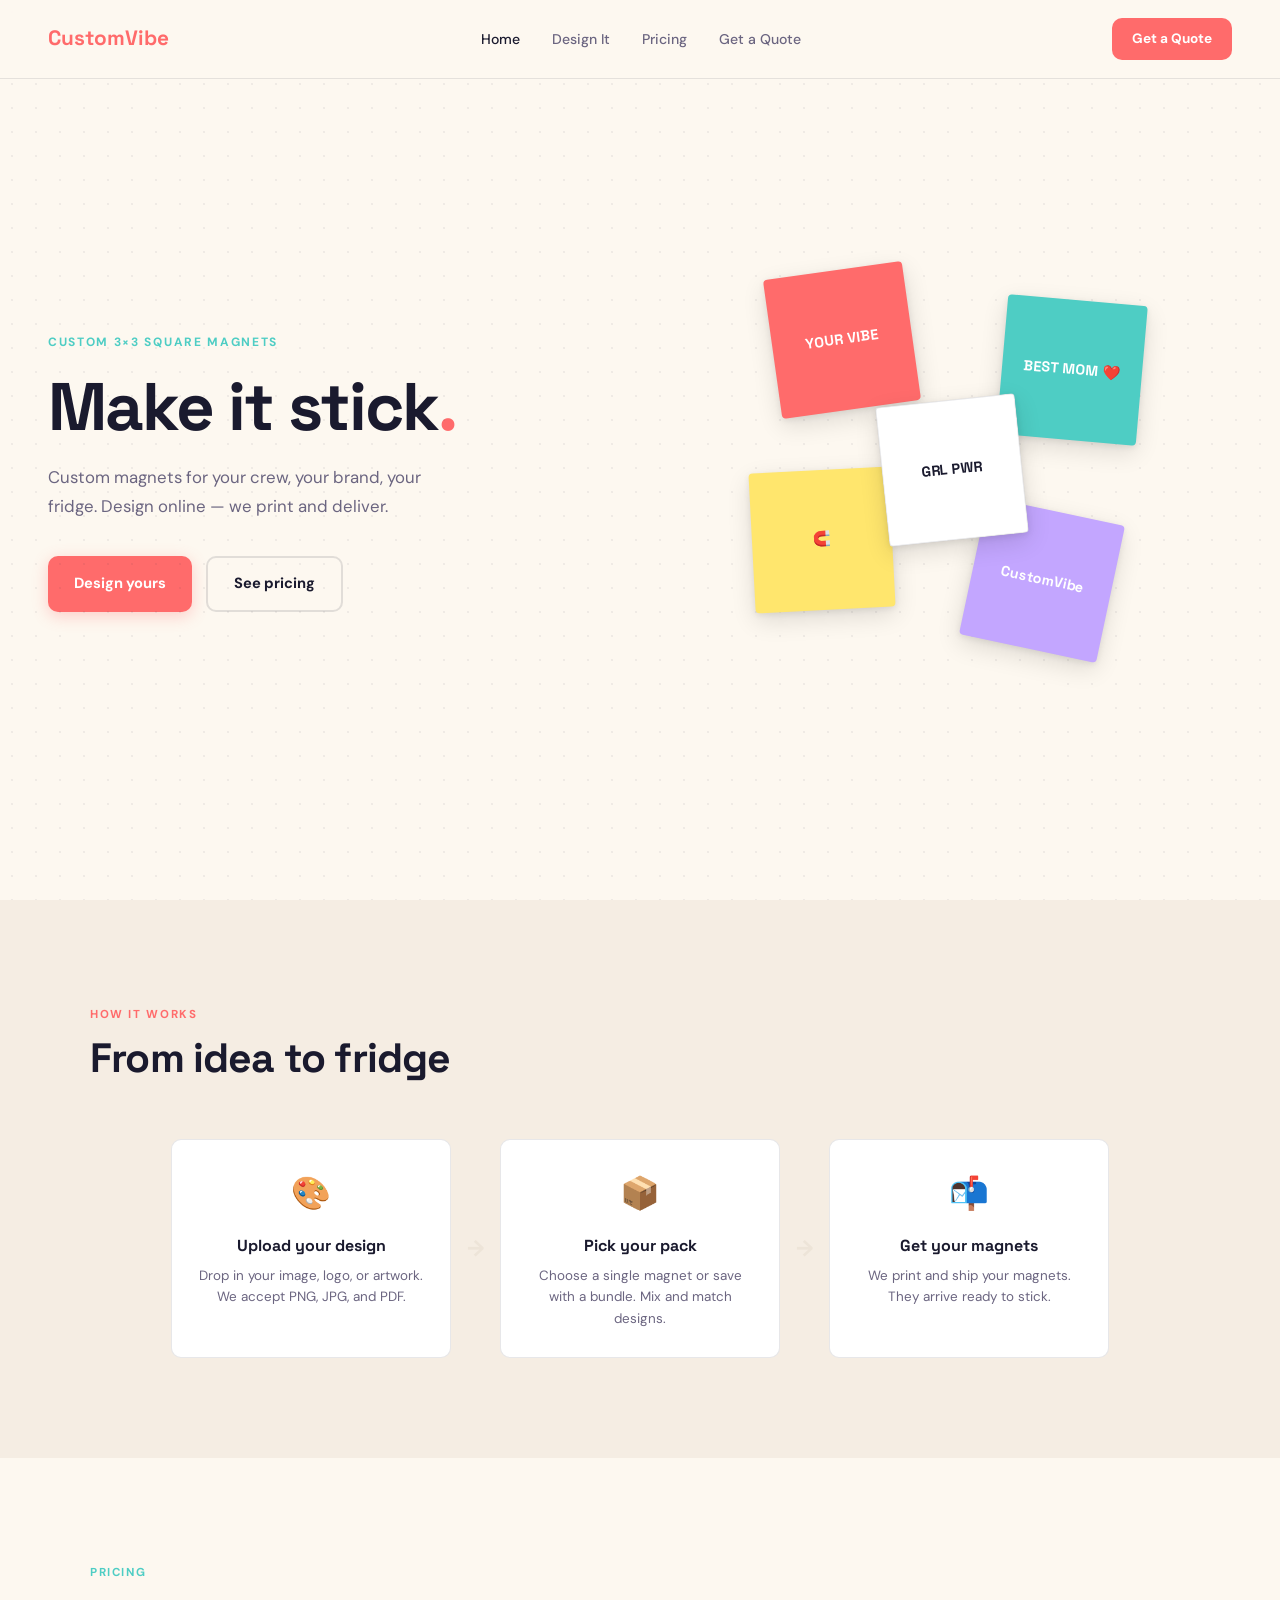
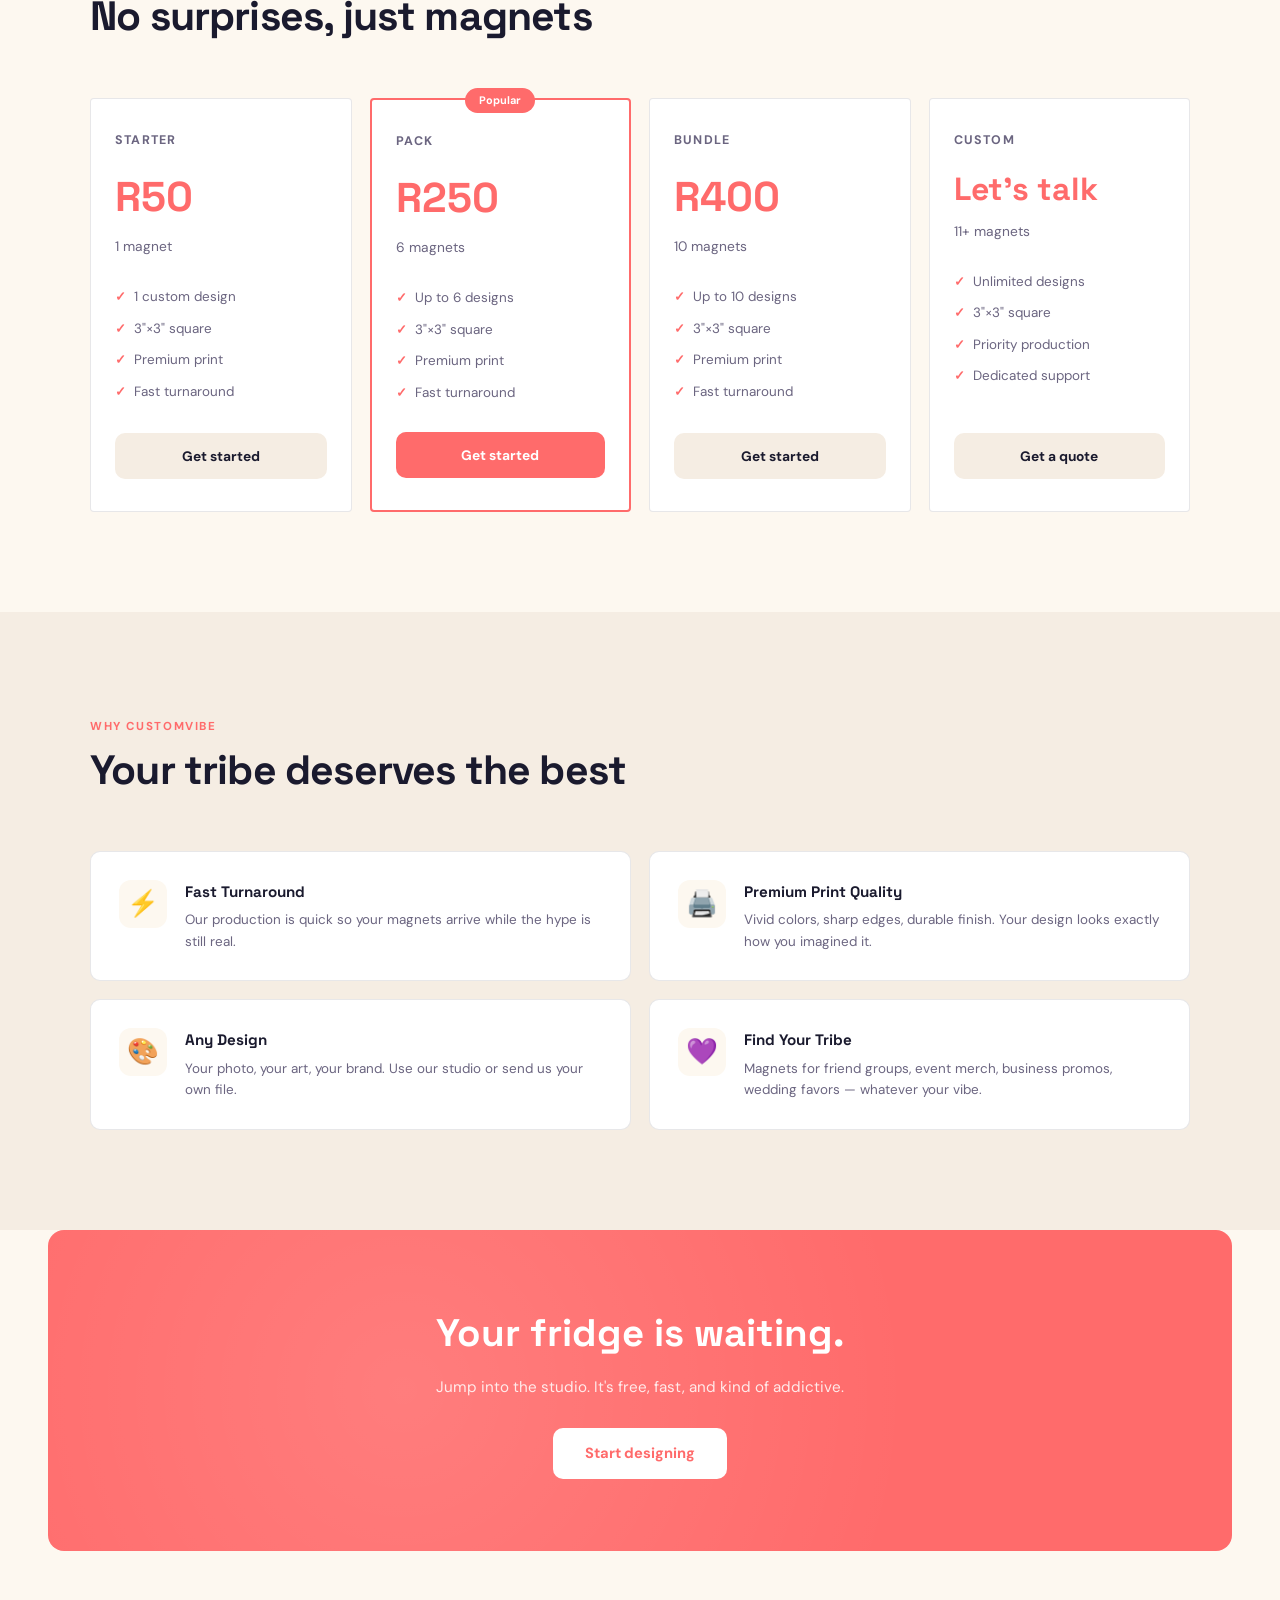
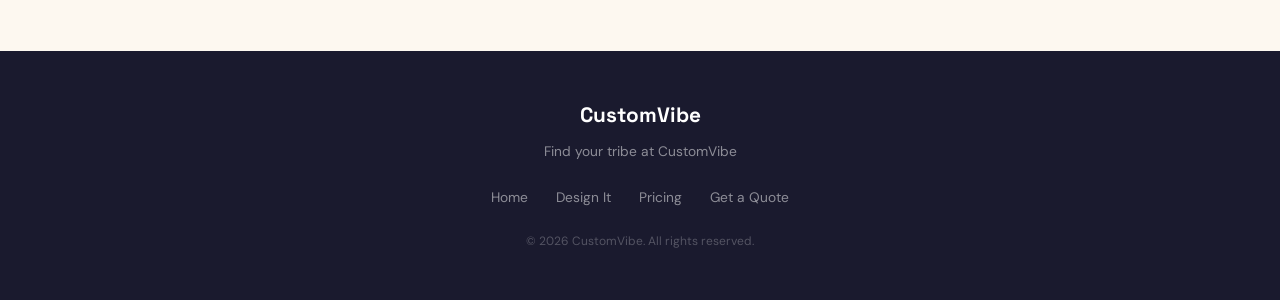
<file: index.html>
<!DOCTYPE html>
<html lang="en">
<head>
  <meta charset="UTF-8" />
  <meta name="viewport" content="width=device-width, initial-scale=1.0" />
  <title>CustomVibe — Custom 3×3 Square Magnets</title>
  <meta name="description" content="Design and order custom 3×3 square magnets from CustomVibe. Starting at R50. Fast turnaround, premium print quality. Find your tribe at CustomVibe." />
  <meta property="og:title" content="CustomVibe — Custom 3×3 Square Magnets" />
  <meta property="og:description" content="Design custom magnets for your crew, your brand, your fridge. Starting at R50." />
  <meta property="og:type" content="website" />
  <meta name="twitter:card" content="summary_large_image" />
  <link rel="preconnect" href="https://fonts.googleapis.com" />
  <link rel="preconnect" href="https://fonts.gstatic.com" crossorigin />
  <link href="https://fonts.googleapis.com/css2?family=Space+Grotesk:wght@500;700&family=DM+Sans:wght@400;500;700&display=swap" rel="stylesheet" />
  <link rel="stylesheet" href="styles.css" />
</head>
<body>

  <nav class="nav">
    <a href="index.html" class="nav-logo">CustomVibe</a>
    <ul class="nav-links">
      <li><a href="index.html" class="active">Home</a></li>
      <li><a href="design.html">Design It</a></li>
      <li><a href="#pricing">Pricing</a></li>
      <li><a href="quote.html">Get a Quote</a></li>
    </ul>
    <a href="quote.html" class="btn-nav">Get a Quote</a>
    <button class="hamburger" id="hamburger" aria-label="Open menu">&#9776;</button>
  </nav>

  <div class="mobile-menu" id="mobileMenu">
    <button class="mobile-menu-close" id="menuClose" aria-label="Close menu">&times;</button>
    <a href="index.html">Home</a>
    <a href="design.html">Design It</a>
    <a href="#pricing">Pricing</a>
    <a href="quote.html">Get a Quote</a>
    <a href="design.html" class="mobile-cta">Start Designing</a>
  </div>

  <section class="hero">
    <div class="hero-bg"></div>
    <div class="hero-inner">
      <div class="hero-content">
        <span class="hero-eyebrow">Custom 3×3 Square Magnets</span>
        <h1>Make it stick<span class="accent">.</span></h1>
        <p class="hero-sub">Custom magnets for your crew, your brand, your fridge. Design online — we print and deliver.</p>
        <div class="hero-actions">
          <a href="design.html" class="btn btn-primary">Design yours</a>
          <a href="#pricing" class="btn btn-outline">See pricing</a>
        </div>
      </div>
      <div class="hero-visual">
        <div class="magnets-scatter">
          <div class="magnet-piece magnet-1">YOUR VIBE</div>
          <div class="magnet-piece magnet-2">BEST MOM ❤️</div>
          <div class="magnet-piece magnet-3">🧲</div>
          <div class="magnet-piece magnet-4">CustomVibe</div>
          <div class="magnet-piece magnet-5">GRL PWR</div>
        </div>
      </div>
    </div>
  </section>

  <section class="how-section section">
    <div class="section-inner">
      <span class="section-eyebrow coral">How it works</span>
      <h2 class="section-title">From idea to fridge</h2>
      <div class="steps-flow">
        <div class="step-item">
          <div class="step-item-icon">🎨</div>
          <h3>Upload your design</h3>
          <p>Drop in your image, logo, or artwork. We accept PNG, JPG, and PDF.</p>
        </div>
        <span class="step-arrow" aria-hidden="true">→</span>
        <div class="step-item">
          <div class="step-item-icon">📦</div>
          <h3>Pick your pack</h3>
          <p>Choose a single magnet or save with a bundle. Mix and match designs.</p>
        </div>
        <span class="step-arrow" aria-hidden="true">→</span>
        <div class="step-item">
          <div class="step-item-icon">📬</div>
          <h3>Get your magnets</h3>
          <p>We print and ship your magnets. They arrive ready to stick.</p>
        </div>
      </div>
    </div>
  </section>

  <section class="pricing-section section" id="pricing">
    <div class="section-inner">
      <span class="section-eyebrow sky">Pricing</span>
      <h2 class="section-title">No surprises, just magnets</h2>
      <div class="pricing-grid">

        <div class="price-card">
          <div class="price-name">Starter</div>
          <div class="price-amount">R50</div>
          <div class="price-qty">1 magnet</div>
          <ul class="price-features">
            <li>1 custom design</li>
            <li>3"×3" square</li>
            <li>Premium print</li>
            <li>Fast turnaround</li>
          </ul>
          <a href="quote.html" class="price-cta">Get started</a>
        </div>

        <div class="price-card popular">
          <div class="popular-badge">Popular</div>
          <div class="price-name">Pack</div>
          <div class="price-amount">R250</div>
          <div class="price-qty">6 magnets</div>
          <ul class="price-features">
            <li>Up to 6 designs</li>
            <li>3"×3" square</li>
            <li>Premium print</li>
            <li>Fast turnaround</li>
          </ul>
          <a href="quote.html" class="price-cta">Get started</a>
        </div>

        <div class="price-card">
          <div class="price-name">Bundle</div>
          <div class="price-amount">R400</div>
          <div class="price-qty">10 magnets</div>
          <ul class="price-features">
            <li>Up to 10 designs</li>
            <li>3"×3" square</li>
            <li>Premium print</li>
            <li>Fast turnaround</li>
          </ul>
          <a href="quote.html" class="price-cta">Get started</a>
        </div>

        <div class="price-card">
          <div class="price-name">Custom</div>
          <div class="price-amount" style="font-size:2rem;">Let's talk</div>
          <div class="price-qty">11+ magnets</div>
          <ul class="price-features">
            <li>Unlimited designs</li>
            <li>3"×3" square</li>
            <li>Priority production</li>
            <li>Dedicated support</li>
          </ul>
          <a href="quote.html" class="price-cta">Get a quote</a>
        </div>

      </div>
    </div>
  </section>

  <section class="features-section section">
    <div class="section-inner">
      <span class="section-eyebrow coral">Why CustomVibe</span>
      <h2 class="section-title">Your tribe deserves the best</h2>
      <div class="features-grid">
        <div class="feature-card">
          <div class="feature-icon">⚡</div>
          <div>
            <h3>Fast Turnaround</h3>
            <p>Our production is quick so your magnets arrive while the hype is still real.</p>
          </div>
        </div>
        <div class="feature-card">
          <div class="feature-icon">🖨️</div>
          <div>
            <h3>Premium Print Quality</h3>
            <p>Vivid colors, sharp edges, durable finish. Your design looks exactly how you imagined it.</p>
          </div>
        </div>
        <div class="feature-card">
          <div class="feature-icon">🎨</div>
          <div>
            <h3>Any Design</h3>
            <p>Your photo, your art, your brand. Use our studio or send us your own file.</p>
          </div>
        </div>
        <div class="feature-card">
          <div class="feature-icon">💜</div>
          <div>
            <h3>Find Your Tribe</h3>
            <p>Magnets for friend groups, event merch, business promos, wedding favors — whatever your vibe.</p>
          </div>
        </div>
      </div>
    </div>
  </section>

  <div class="cta-banner">
    <h2>Your fridge is waiting.</h2>
    <p>Jump into the studio. It's free, fast, and kind of addictive.</p>
    <a href="design.html" class="btn-white">Start designing</a>
  </div>

  <footer class="footer">
    <p class="footer-logo">CustomVibe</p>
    <p class="footer-motto">Find your tribe at CustomVibe</p>
    <nav class="footer-links">
      <a href="index.html">Home</a>
      <a href="design.html">Design It</a>
      <a href="#pricing">Pricing</a>
      <a href="quote.html">Get a Quote</a>
    </nav>
    <p class="footer-copy">&copy; 2026 CustomVibe. All rights reserved.</p>
  </footer>

  <script src="animations.js"></script>
  <script>
    document.getElementById('hamburger').addEventListener('click', () =>
      document.getElementById('mobileMenu').classList.add('open'));
    document.getElementById('menuClose').addEventListener('click', () =>
      document.getElementById('mobileMenu').classList.remove('open'));
  </script>
</body>
</html>
</file>
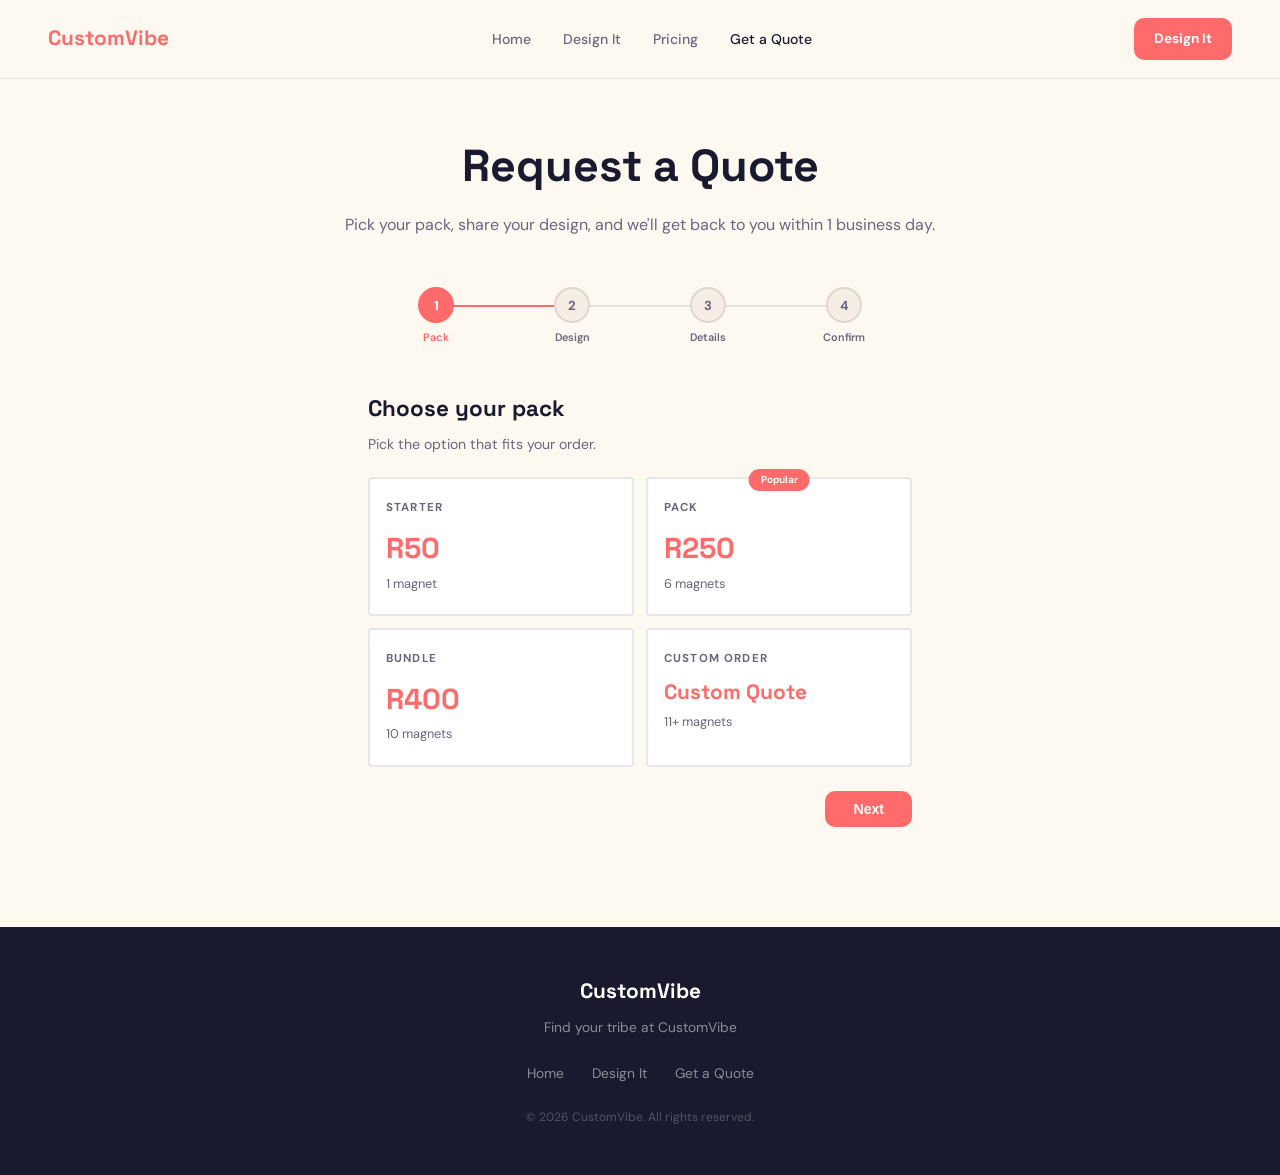
<file: quote.html>
<!DOCTYPE html>
<html lang="en">
<head>
  <meta charset="UTF-8" />
  <meta name="viewport" content="width=device-width, initial-scale=1.0" />
  <title>Get a Quote — CustomVibe</title>
  <meta name="description" content="Request a quote for your custom 3×3 magnets. Choose your pack, attach your design, and we'll get back to you within 1 business day." />
  <meta property="og:title" content="Get a Quote — CustomVibe" />
  <meta property="og:description" content="Choose your pack and request a quote for custom magnets. Starting at R50." />
  <meta property="og:type" content="website" />
  <meta name="twitter:card" content="summary" />
  <link rel="preconnect" href="https://fonts.googleapis.com" />
  <link rel="preconnect" href="https://fonts.gstatic.com" crossorigin />
  <link href="https://fonts.googleapis.com/css2?family=Space+Grotesk:wght@500;700&family=DM+Sans:wght@400;500;700&display=swap" rel="stylesheet" />
  <link rel="stylesheet" href="styles.css" />
</head>
<body>

  <nav class="nav">
    <a href="index.html" class="nav-logo">CustomVibe</a>
    <ul class="nav-links">
      <li><a href="index.html">Home</a></li>
      <li><a href="design.html">Design It</a></li>
      <li><a href="index.html#pricing">Pricing</a></li>
      <li><a href="quote.html" class="active">Get a Quote</a></li>
    </ul>
    <a href="design.html" class="btn-nav">Design It</a>
    <button class="hamburger" id="hamburger" aria-label="Open menu">&#9776;</button>
  </nav>

  <div class="mobile-menu" id="mobileMenu">
    <button class="mobile-menu-close" id="menuClose" aria-label="Close menu">&times;</button>
    <a href="index.html">Home</a>
    <a href="design.html">Design It</a>
    <a href="index.html#pricing">Pricing</a>
    <a href="quote.html">Get a Quote</a>
  </div>

  <div class="quote-hero">
    <h1>Request a Quote</h1>
    <p>Pick your pack, share your design, and we'll get back to you within 1 business day.</p>
  </div>

  <section class="quote-section">

    <!-- PROGRESS -->
    <div class="progress-bar" id="progressBar">
      <div class="progress-step active" data-step="1"><div class="step-circle">1</div><span class="step-label">Pack</span></div>
      <div class="progress-step" data-step="2"><div class="step-circle">2</div><span class="step-label">Design</span></div>
      <div class="progress-step" data-step="3"><div class="step-circle">3</div><span class="step-label">Details</span></div>
      <div class="progress-step" data-step="4"><div class="step-circle">4</div><span class="step-label">Confirm</span></div>
    </div>

    <form id="quoteForm" novalidate>

      <!-- STEP 1: PACK -->
      <div class="wizard-panel active" data-panel="1">
        <h2>Choose your pack</h2>
        <p>Pick the option that fits your order.</p>
        <div class="pack-grid">
          <div class="pack-card" data-pack="Starter" data-price="R50" data-qty="1 magnet">
            <div class="pack-card-name">Starter</div>
            <div class="pack-card-price">R50</div>
            <div class="pack-card-qty">1 magnet</div>
          </div>
          <div class="pack-card popular-pack" data-pack="Pack" data-price="R250" data-qty="6 magnets">
            <div class="pack-card-name">Pack</div>
            <div class="pack-card-price">R250</div>
            <div class="pack-card-qty">6 magnets</div>
          </div>
          <div class="pack-card" data-pack="Bundle" data-price="R400" data-qty="10 magnets">
            <div class="pack-card-name">Bundle</div>
            <div class="pack-card-price">R400</div>
            <div class="pack-card-qty">10 magnets</div>
          </div>
          <div class="pack-card" data-pack="Custom" data-price="Custom Quote" data-qty="11+ magnets">
            <div class="pack-card-name">Custom Order</div>
            <div class="pack-card-price" style="font-size:1.3rem;">Custom Quote</div>
            <div class="pack-card-qty">11+ magnets</div>
          </div>
        </div>
        <div class="wizard-nav">
          <button type="button" class="btn-next" id="next1">Next</button>
        </div>
      </div>

      <!-- STEP 2: DESIGN -->
      <div class="wizard-panel" data-panel="2">
        <h2>Your design</h2>
        <p>Bring in your design from the studio, or upload a file directly.</p>

        <div id="designAttachBox" class="design-attach-box" style="display:none;">
          <div class="design-attach-thumb" id="attachThumb"></div>
          <div class="design-attach-info">
            <h4>Design from Studio</h4>
            <p>This will be attached to your quote request.</p>
          </div>
        </div>

        <div class="form-group">
          <label>Upload a file instead (optional)</label>
          <label class="file-upload-label">
            Click to attach a file
            <input type="file" id="designFile" accept="image/*,.pdf" />
          </label>
          <span id="fileName" style="font-size:0.8rem;color:var(--text-muted);display:block;margin-top:6px;">No file chosen</span>
        </div>

        <div class="form-group">
          <label for="notes">Additional Notes</label>
          <textarea id="notes" placeholder="Any special requests, deadlines, or details..."></textarea>
        </div>

        <div class="wizard-nav">
          <button type="button" class="btn-back" id="back2">Back</button>
          <button type="button" class="btn-next" id="next2">Next</button>
        </div>
      </div>

      <!-- STEP 3: DETAILS -->
      <div class="wizard-panel" data-panel="3">
        <h2>Your details</h2>
        <p>So we know who to send your quote to.</p>

        <div class="form-row">
          <div class="form-group">
            <label for="firstName">First Name *</label>
            <input type="text" id="firstName" placeholder="Jane" required />
          </div>
          <div class="form-group">
            <label for="lastName">Last Name *</label>
            <input type="text" id="lastName" placeholder="Doe" required />
          </div>
        </div>
        <div class="form-group">
          <label for="email">Email Address *</label>
          <input type="email" id="email" placeholder="jane@example.com" required />
        </div>
        <div class="form-group">
          <label for="phone">Phone Number</label>
          <input type="tel" id="phone" placeholder="(555) 123-4567" />
        </div>

        <div class="wizard-nav">
          <button type="button" class="btn-back" id="back3">Back</button>
          <button type="button" class="btn-next" id="next3">Next</button>
        </div>
      </div>

      <!-- STEP 4: CONFIRM -->
      <div class="wizard-panel" data-panel="4">
        <h2>Confirm & submit</h2>
        <p>Double-check everything looks right.</p>

        <div class="summary-box" id="summaryBox"></div>

        <div class="wizard-nav">
          <button type="button" class="btn-back" id="back4">Back</button>
          <button type="submit" class="btn-next">Submit Request</button>
        </div>
      </div>

    </form>

    <!-- SUCCESS -->
    <div class="success-state" id="successState">
      <p class="success-icon">🎉</p>
      <h2>You're all set!</h2>
      <p>We've received your request and will email you within 1 business day.</p>
      <p style="margin-top:8px;font-size:0.82rem;">Check your spam folder if you don't hear from us.</p>
    </div>

  </section>

  <footer class="footer">
    <p class="footer-logo">CustomVibe</p>
    <p class="footer-motto">Find your tribe at CustomVibe</p>
    <nav class="footer-links">
      <a href="index.html">Home</a>
      <a href="design.html">Design It</a>
      <a href="quote.html">Get a Quote</a>
    </nav>
    <p class="footer-copy">&copy; 2026 CustomVibe. All rights reserved.</p>
  </footer>

  <script>
    /* ---- State ---- */
    let currentStep = 1;
    let selectedPack = null;

    /* ---- Load design from studio ---- */
    (function loadDesign() {
      const thumb = localStorage.getItem('cv_design_thumb');
      if (!thumb) return;
      const box = document.getElementById('designAttachBox');
      const thumbEl = document.getElementById('attachThumb');
      thumbEl.innerHTML = `<img src="${thumb}" alt="Your design" />`;
      box.style.display = 'flex';
    })();

    /* ---- Pack selection ---- */
    document.querySelectorAll('.pack-card').forEach(card => {
      card.addEventListener('click', () => {
        document.querySelectorAll('.pack-card').forEach(c => c.classList.remove('selected'));
        card.classList.add('selected');
        selectedPack = {
          name: card.dataset.pack,
          price: card.dataset.price,
          qty: card.dataset.qty,
        };
      });
    });

    /* ---- File name display ---- */
    document.getElementById('designFile').addEventListener('change', function() {
      document.getElementById('fileName').textContent = this.files.length ? this.files[0].name : 'No file chosen';
    });

    /* ---- Navigation ---- */
    function goToStep(step) {
      document.querySelectorAll('.wizard-panel').forEach(p => p.classList.toggle('active', Number(p.dataset.panel) === step));
      document.querySelectorAll('.progress-step').forEach(p => {
        const s = Number(p.dataset.step);
        p.classList.toggle('active', s === step);
        p.classList.toggle('done', s < step);
      });
      currentStep = step;
      if (step === 4) buildSummary();
      window.scrollTo({ top: document.querySelector('.quote-section').offsetTop - 100, behavior: 'smooth' });
    }

    document.getElementById('next1').addEventListener('click', () => {
      if (!selectedPack) { alert('Please choose a pack to continue.'); return; }
      goToStep(2);
    });
    document.getElementById('back2').addEventListener('click', () => goToStep(1));
    document.getElementById('next2').addEventListener('click', () => goToStep(3));
    document.getElementById('back3').addEventListener('click', () => goToStep(2));
    document.getElementById('next3').addEventListener('click', () => {
      const required = ['firstName', 'lastName', 'email'];
      let valid = true;
      required.forEach(id => {
        const el = document.getElementById(id);
        el.style.borderColor = '';
        if (!el.value.trim()) { el.style.borderColor = '#EF4444'; valid = false; }
      });
      if (!valid) { alert('Please fill in all required fields.'); return; }
      goToStep(4);
    });
    document.getElementById('back4').addEventListener('click', () => goToStep(3));

    /* ---- Summary ---- */
    function buildSummary() {
      const thumb = localStorage.getItem('cv_design_thumb');
      const fname = document.getElementById('firstName').value;
      const lname = document.getElementById('lastName').value;
      const email = document.getElementById('email').value;
      const box = document.getElementById('summaryBox');
      box.innerHTML = `
        <div class="summary-row"><span>Pack</span><span>${selectedPack.name} — ${selectedPack.price}</span></div>
        <div class="summary-row"><span>Quantity</span><span>${selectedPack.qty}</span></div>
        <div class="summary-row"><span>Name</span><span>${fname} ${lname}</span></div>
        <div class="summary-row"><span>Email</span><span>${email}</span></div>
        ${thumb ? `<div class="summary-row"><span>Design</span><span><img class="summary-thumb" src="${thumb}" alt="design" /></span></div>` : ''}
      `;
    }

    /* ---- Submit ---- */
    document.getElementById('quoteForm').addEventListener('submit', function(e) {
      e.preventDefault();
      document.querySelector('.quote-section form').style.display = 'none';
      document.querySelector('.progress-bar').style.display = 'none';
      document.getElementById('successState').classList.add('show');
      localStorage.removeItem('cv_design_thumb');
      localStorage.removeItem('cv_design_json');
      launchConfetti();
      window.scrollTo({ top: document.querySelector('.quote-section').offsetTop - 100, behavior: 'smooth' });
    });
  </script>

  <script src="animations.js"></script>
  <script>
    document.getElementById('hamburger').addEventListener('click', () =>
      document.getElementById('mobileMenu').classList.add('open'));
    document.getElementById('menuClose').addEventListener('click', () =>
      document.getElementById('mobileMenu').classList.remove('open'));
  </script>
</body>
</html>
</file>
<file: styles.css>
@import url('https://fonts.googleapis.com/css2?family=Space+Grotesk:wght@500;700&family=DM+Sans:wght@400;500;700&display=swap');

:root {
  --cream: #FDF8F0;
  --ink: #1A1A2E;
  --coral: #FF6B6B;
  --sky: #4ECDC4;
  --sun: #FFE66D;
  --lavender: #C3A6FF;
  --surface: #F5EDE3;
  --surface2: #EDE4D8;
  --text-muted: #6B6580;
  --border: rgba(26,26,46,0.1);
  --radius: 16px;
  --radius-sm: 10px;
}

*, *::before, *::after {
  box-sizing: border-box;
  margin: 0;
  padding: 0;
}

html {
  scroll-behavior: smooth;
}

body {
  font-family: 'DM Sans', sans-serif;
  background: var(--cream);
  color: var(--ink);
  line-height: 1.6;
}

a {
  text-decoration: none;
  color: inherit;
}

button {
  border: none;
  cursor: pointer;
}

/* ===================== NAV ===================== */

.nav {
  position: fixed;
  top: 0;
  width: 100%;
  z-index: 100;
  background: rgba(253,248,240,0.92);
  backdrop-filter: blur(16px);
  padding: 18px 48px;
  display: flex;
  justify-content: space-between;
  align-items: center;
  border-bottom: 1px solid var(--border);
  transition: box-shadow 0.3s;
}

.nav-logo {
  font-family: 'Space Grotesk', sans-serif;
  font-size: 1.3rem;
  font-weight: 700;
  color: var(--coral);
}

.nav-links {
  display: flex;
  gap: 32px;
  list-style: none;
}

.nav-links a {
  font-family: 'DM Sans', sans-serif;
  font-size: 0.88rem;
  font-weight: 500;
  color: var(--text-muted);
  transition: color 0.2s;
}

.nav-links a:hover,
.nav-links a.active {
  color: var(--ink);
}

.btn-nav {
  padding: 10px 20px;
  background: var(--coral);
  color: white;
  font-weight: 700;
  font-size: 0.85rem;
  border-radius: var(--radius-sm);
  transition: transform 0.2s, opacity 0.2s;
}

.btn-nav:hover {
  opacity: 0.88;
  transform: translateY(-1px);
}

.hamburger {
  display: none;
  background: none;
  color: var(--ink);
  font-size: 1.4rem;
}

/* ===================== MOBILE MENU ===================== */

.mobile-menu {
  display: none;
  position: fixed;
  inset: 0;
  z-index: 200;
  background: var(--cream);
  flex-direction: column;
  align-items: center;
  justify-content: center;
  gap: 28px;
}

.mobile-menu.open {
  display: flex;
}

.mobile-menu a {
  font-size: 1.3rem;
  font-weight: 600;
  color: var(--text-muted);
}

.mobile-menu a:hover {
  color: var(--ink);
}

.mobile-menu .mobile-cta {
  padding: 14px 32px;
  background: var(--coral);
  color: white;
  font-weight: 700;
  border-radius: var(--radius-sm);
}

.mobile-menu-close {
  position: absolute;
  top: 24px;
  right: 28px;
  background: none;
  color: var(--text-muted);
  font-size: 1.5rem;
}

/* ===================== BUTTONS ===================== */

.btn {
  display: inline-flex;
  align-items: center;
  justify-content: center;
  gap: 8px;
  padding: 14px 26px;
  border-radius: var(--radius-sm);
  font-weight: 700;
  font-size: 0.92rem;
  font-family: 'DM Sans', sans-serif;
  transition: transform 0.2s;
}

.btn:hover {
  transform: translateY(-2px);
}

.btn-primary {
  background: var(--coral);
  color: white;
  box-shadow: 0 4px 16px rgba(255,107,107,0.3);
}

.btn-primary:hover {
  box-shadow: 0 8px 24px rgba(255,107,107,0.4);
}

.btn-outline {
  background: transparent;
  color: var(--ink);
  border: 2px solid rgba(26,26,46,0.12);
}

.btn-outline:hover {
  background: rgba(26,26,46,0.04);
}

/* ===================== HERO ===================== */

.hero {
  min-height: 100vh;
  display: flex;
  align-items: center;
  padding: 120px 48px 80px;
  position: relative;
  overflow: hidden;
}

.hero-bg {
  position: absolute;
  inset: 0;
  background: radial-gradient(circle, rgba(26,26,46,0.06) 1px, transparent 1px);
  background-size: 24px 24px;
  pointer-events: none;
}

.hero-inner {
  max-width: 1200px;
  margin: 0 auto;
  display: grid;
  grid-template-columns: 1fr 1fr;
  gap: 64px;
  align-items: center;
  width: 100%;
}

.hero-eyebrow {
  display: inline-block;
  font-size: 0.75rem;
  font-weight: 700;
  text-transform: uppercase;
  letter-spacing: 0.14em;
  color: var(--sky);
  margin-bottom: 20px;
  font-family: 'DM Sans', sans-serif;
}

.hero h1 {
  font-family: 'Space Grotesk', sans-serif;
  font-size: clamp(2.8rem, 5.5vw, 4.2rem);
  font-weight: 700;
  line-height: 1.05;
  letter-spacing: -0.03em;
  margin-bottom: 20px;
  color: var(--ink);
}

.hero h1 .accent {
  color: var(--coral);
}

.hero-sub {
  font-size: 1.05rem;
  color: var(--text-muted);
  margin-bottom: 36px;
  max-width: 400px;
  line-height: 1.7;
}

.hero-actions {
  display: flex;
  gap: 14px;
  flex-wrap: wrap;
}

/* ===================== HERO MAGNETS VISUAL ===================== */

.hero-visual {
  display: flex;
  align-items: center;
  justify-content: center;
}

.magnets-scatter {
  width: 400px;
  height: 400px;
  position: relative;
  animation: float 6s ease-in-out infinite;
}

@keyframes float {
  0%, 100% { transform: translateY(0); }
  50% { transform: translateY(-14px); }
}

.magnet-piece {
  position: absolute;
  width: 140px;
  height: 140px;
  border-radius: 4px;
  display: flex;
  align-items: center;
  justify-content: center;
  font-weight: 700;
  font-family: 'Space Grotesk', sans-serif;
  font-size: 0.9rem;
  color: white;
  box-shadow: 0 8px 24px rgba(0,0,0,0.12), 0 2px 6px rgba(0,0,0,0.08);
  transition: transform 0.3s;
}

.magnet-piece:hover {
  transform: scale(1.05);
}

.magnet-1 {
  top: 0;
  left: 20px;
  transform: rotate(-8deg);
  background: var(--coral);
}
.magnet-1:hover { transform: rotate(-10deg) scale(1.05); }

.magnet-2 {
  top: 30px;
  right: 10px;
  transform: rotate(5deg);
  background: var(--sky);
}
.magnet-2:hover { transform: rotate(7deg) scale(1.05); }

.magnet-3 {
  bottom: 60px;
  left: 0;
  transform: rotate(-3deg);
  background: var(--sun);
  color: var(--ink);
}
.magnet-3:hover { transform: rotate(-5deg) scale(1.05); }

.magnet-4 {
  bottom: 20px;
  right: 40px;
  transform: rotate(12deg);
  background: var(--lavender);
}
.magnet-4:hover { transform: rotate(14deg) scale(1.05); }

.magnet-5 {
  top: 50%;
  left: 50%;
  transform: translate(-50%, -50%) rotate(-6deg);
  background: white;
  color: var(--ink);
  border: 1px solid var(--border);
}
.magnet-5:hover { transform: translate(-50%, -50%) rotate(-8deg) scale(1.05); }

/* ===================== SECTIONS (shared) ===================== */

.section {
  padding: 100px 48px;
}

.section-inner {
  max-width: 1100px;
  margin: 0 auto;
}

.section-eyebrow {
  font-size: 0.72rem;
  font-weight: 700;
  text-transform: uppercase;
  letter-spacing: 0.14em;
  margin-bottom: 12px;
  font-family: 'DM Sans', sans-serif;
}

.section-eyebrow.coral { color: var(--coral); }
.section-eyebrow.sky { color: var(--sky); }

.section-title {
  font-family: 'Space Grotesk', sans-serif;
  font-size: clamp(1.8rem, 3.2vw, 2.6rem);
  font-weight: 700;
  letter-spacing: -0.02em;
  margin-bottom: 12px;
  color: var(--ink);
}

.section-sub {
  font-size: 0.95rem;
  color: var(--text-muted);
  max-width: 480px;
}

/* ===================== HOW IT WORKS ===================== */

.how-section {
  background: var(--surface);
}

.steps-flow {
  display: flex;
  align-items: stretch;
  gap: 0;
  margin-top: 48px;
  justify-content: center;
}

.step-item {
  flex: 1;
  max-width: 280px;
  background: white;
  border: 1px solid var(--border);
  border-radius: var(--radius-sm);
  padding: 28px 24px;
  text-align: center;
  position: relative;
  transition: transform 0.3s;
}

.step-item:hover {
  transform: translateY(-4px);
}

.step-item-icon {
  font-size: 2rem;
  margin-bottom: 14px;
}

.step-item h3 {
  font-family: 'Space Grotesk', sans-serif;
  font-size: 1rem;
  font-weight: 700;
  margin-bottom: 6px;
}

.step-item p {
  font-size: 0.84rem;
  color: var(--text-muted);
}

.step-arrow {
  display: flex;
  align-items: center;
  padding: 0 16px;
  font-size: 1.4rem;
  color: var(--surface2);
  font-weight: 700;
}

/* ===================== PRICING ===================== */

.pricing-section {
  background: var(--cream);
}

.pricing-grid {
  display: grid;
  grid-template-columns: repeat(4, 1fr);
  gap: 18px;
  margin-top: 48px;
}

.price-card {
  background: white;
  border: 1px solid var(--border);
  border-radius: 4px;
  padding: 32px 24px;
  display: flex;
  flex-direction: column;
  position: relative;
  transition: transform 0.3s, box-shadow 0.3s;
}

.price-card:hover {
  transform: translateY(-6px);
  box-shadow: 0 16px 40px rgba(0,0,0,0.08);
}

.price-card.popular {
  border-color: var(--coral);
  border-width: 2px;
}

.popular-badge {
  position: absolute;
  top: -12px;
  left: 50%;
  transform: translateX(-50%);
  background: var(--coral);
  color: white;
  font-size: 0.68rem;
  font-weight: 700;
  padding: 4px 14px;
  border-radius: 99px;
  white-space: nowrap;
}

.price-name {
  font-size: 0.78rem;
  font-weight: 700;
  text-transform: uppercase;
  letter-spacing: 0.1em;
  color: var(--text-muted);
  margin-bottom: 14px;
  font-family: 'DM Sans', sans-serif;
}

.price-amount {
  font-family: 'Space Grotesk', sans-serif;
  font-size: 2.6rem;
  font-weight: 700;
  color: var(--coral);
  margin-bottom: 4px;
}

.price-qty {
  font-size: 0.86rem;
  color: var(--text-muted);
  margin-bottom: 24px;
}

.price-features {
  list-style: none;
  flex: 1;
  margin-bottom: 24px;
}

.price-features li {
  font-size: 0.84rem;
  color: var(--text-muted);
  padding: 5px 0;
  display: flex;
  gap: 8px;
  align-items: center;
}

.price-features li::before {
  content: '\2713';
  color: var(--coral);
  font-weight: 700;
}

.price-cta {
  display: block;
  text-align: center;
  padding: 12px 18px;
  border-radius: var(--radius-sm);
  font-weight: 700;
  font-size: 0.86rem;
  transition: all 0.2s;
}

.price-card.popular .price-cta {
  background: var(--coral);
  color: white;
}

.price-card:not(.popular) .price-cta {
  background: var(--surface);
  color: var(--ink);
}

.price-card:not(.popular) .price-cta:hover {
  background: var(--surface2);
}

/* ===================== FEATURES ===================== */

.features-section {
  background: var(--surface);
}

.features-grid {
  display: grid;
  grid-template-columns: repeat(2, 1fr);
  gap: 18px;
  margin-top: 48px;
}

.feature-card {
  background: white;
  border: 1px solid var(--border);
  border-radius: var(--radius-sm);
  padding: 28px;
  display: flex;
  gap: 18px;
  align-items: flex-start;
  transition: transform 0.3s;
}

.feature-card:hover {
  transform: translateY(-3px);
}

.feature-icon {
  font-size: 1.6rem;
  flex-shrink: 0;
  width: 48px;
  height: 48px;
  background: var(--cream);
  border-radius: 12px;
  display: flex;
  align-items: center;
  justify-content: center;
}

.feature-card h3 {
  font-family: 'Space Grotesk', sans-serif;
  font-size: 0.95rem;
  font-weight: 700;
  margin-bottom: 5px;
}

.feature-card p {
  font-size: 0.84rem;
  color: var(--text-muted);
}

/* ===================== CTA BANNER ===================== */

.cta-banner {
  margin: 0 48px 100px;
  background: var(--coral);
  border-radius: var(--radius);
  padding: 72px 56px;
  text-align: center;
  position: relative;
  overflow: hidden;
}

.cta-banner::before {
  content: '';
  position: absolute;
  inset: 0;
  background: radial-gradient(circle at 30% 50%, rgba(255,255,255,0.12), transparent 60%);
}

.cta-banner h2 {
  font-family: 'Space Grotesk', sans-serif;
  font-size: clamp(1.8rem, 3vw, 2.4rem);
  font-weight: 700;
  color: white;
  margin-bottom: 12px;
  position: relative;
}

.cta-banner p {
  color: rgba(255,255,255,0.85);
  margin-bottom: 28px;
  font-size: 0.95rem;
  position: relative;
}

.btn-white {
  background: white;
  color: var(--coral);
  padding: 14px 32px;
  border-radius: var(--radius-sm);
  font-weight: 700;
  font-size: 0.92rem;
  display: inline-block;
  position: relative;
  transition: transform 0.2s;
}

.btn-white:hover {
  transform: translateY(-2px);
  box-shadow: 0 8px 20px rgba(0,0,0,0.15);
}

/* ===================== FOOTER ===================== */

.footer {
  background: var(--ink);
  padding: 48px;
  text-align: center;
}

.footer-logo {
  font-family: 'Space Grotesk', sans-serif;
  font-size: 1.3rem;
  font-weight: 700;
  color: white;
  margin-bottom: 8px;
}

.footer-motto {
  color: rgba(255,255,255,0.5);
  font-size: 0.86rem;
  margin-bottom: 24px;
}

.footer-links {
  display: flex;
  justify-content: center;
  gap: 28px;
  margin-bottom: 24px;
}

.footer-links a {
  font-size: 0.86rem;
  color: rgba(255,255,255,0.5);
  transition: color 0.2s;
}

.footer-links a:hover {
  color: white;
}

.footer-copy {
  font-size: 0.75rem;
  color: rgba(255,255,255,0.25);
}

/* ===================== DESIGN PAGE ===================== */

.design-hero {
  padding: 130px 48px 50px;
  text-align: center;
}

.design-hero h1 {
  font-family: 'Space Grotesk', sans-serif;
  font-size: clamp(2rem, 4vw, 2.8rem);
  font-weight: 700;
  margin-bottom: 10px;
}

.design-hero p {
  color: var(--text-muted);
  font-size: 0.95rem;
}

.design-workspace {
  display: grid;
  grid-template-columns: 280px 1fr;
  gap: 24px;
  padding: 0 48px 80px;
  max-width: 1080px;
  margin: 0 auto;
}

.design-toolbar {
  display: flex;
  flex-direction: column;
  gap: 10px;
}

.toolbar-section {
  background: white;
  border: 1px solid var(--border);
  border-radius: var(--radius-sm);
  padding: 18px;
}

.toolbar-section h4 {
  font-size: 0.72rem;
  font-weight: 700;
  text-transform: uppercase;
  letter-spacing: 0.1em;
  color: var(--text-muted);
  margin-bottom: 12px;
  font-family: 'DM Sans', sans-serif;
}

.upload-zone {
  display: flex;
  flex-direction: column;
  align-items: center;
  justify-content: center;
  gap: 6px;
  padding: 20px 10px;
  border: 2px dashed var(--border);
  border-radius: 10px;
  cursor: pointer;
  transition: border-color 0.2s;
  text-align: center;
}

.upload-zone:hover {
  border-color: var(--coral);
  background: rgba(255,107,107,0.03);
}

.upload-zone input {
  display: none;
}

.upload-icon {
  font-size: 1.4rem;
}

.upload-zone p {
  font-size: 0.8rem;
  color: var(--text-muted);
}

.upload-zone small {
  font-size: 0.72rem;
  color: var(--surface2);
}

.text-input-field {
  width: 100%;
  padding: 10px 12px;
  background: var(--surface);
  border: 1px solid var(--border);
  border-radius: 8px;
  color: var(--ink);
  font-family: inherit;
  font-size: 0.86rem;
  margin-bottom: 8px;
  outline: none;
  transition: border-color 0.2s;
}

.text-input-field:focus {
  border-color: var(--coral);
}

.text-input-field::placeholder {
  color: var(--surface2);
}

.slider-row {
  margin-bottom: 10px;
}

.slider-row label {
  display: flex;
  justify-content: space-between;
  font-size: 0.78rem;
  color: var(--text-muted);
  margin-bottom: 5px;
}

.slider-row input[type=range] {
  width: 100%;
  -webkit-appearance: none;
  height: 4px;
  border-radius: 99px;
  background: var(--surface2);
  outline: none;
}

.slider-row input[type=range]::-webkit-slider-thumb {
  -webkit-appearance: none;
  width: 16px;
  height: 16px;
  border-radius: 50%;
  background: var(--coral);
  cursor: pointer;
}

.color-swatches {
  display: flex;
  flex-wrap: wrap;
  gap: 6px;
  margin-bottom: 8px;
}

.swatch {
  width: 26px;
  height: 26px;
  border-radius: 6px;
  cursor: pointer;
  border: 2px solid transparent;
  transition: border-color 0.2s, transform 0.2s;
}

.swatch:hover,
.swatch.active {
  border-color: var(--ink);
  transform: scale(1.1);
}

.color-custom-input {
  width: 26px;
  height: 26px;
  border-radius: 6px;
  border: 2px solid var(--border);
  cursor: pointer;
  overflow: hidden;
  padding: 0;
  background: none;
}

.tb-btn {
  width: 100%;
  padding: 9px 12px;
  border-radius: 8px;
  font-weight: 700;
  font-size: 0.82rem;
  transition: all 0.2s;
  margin-top: 6px;
  font-family: 'DM Sans', sans-serif;
}

.tb-btn-primary {
  background: var(--coral);
  color: white;
}

.tb-btn-primary:hover {
  opacity: 0.9;
}

.tb-btn-ghost {
  background: var(--surface);
  color: var(--text-muted);
  border: 1px solid var(--border);
}

.tb-btn-ghost:hover {
  background: var(--surface2);
  color: var(--ink);
}

.tb-btn-danger {
  background: rgba(239,68,68,0.08);
  color: #EF4444;
  border: 1px solid rgba(239,68,68,0.15);
}

.tb-btn-danger:hover {
  background: rgba(239,68,68,0.15);
}

.canvas-area {
  display: flex;
  flex-direction: column;
  align-items: center;
  gap: 16px;
}

.canvas-wrapper {
  position: relative;
  border-radius: 4px;
  overflow: hidden;
  box-shadow: 0 4px 20px rgba(0,0,0,0.08);
  border: 1px solid var(--border);
}

.canvas-wrapper canvas {
  display: block;
}

.canvas-size-badge {
  position: absolute;
  bottom: 10px;
  right: 10px;
  background: rgba(26,26,46,0.7);
  backdrop-filter: blur(8px);
  padding: 3px 10px;
  border-radius: 99px;
  font-size: 0.68rem;
  font-weight: 600;
  color: rgba(255,255,255,0.8);
}

.canvas-hint {
  font-size: 0.76rem;
  color: var(--text-muted);
  text-align: center;
}

.canvas-actions {
  display: flex;
  gap: 12px;
  flex-wrap: wrap;
  justify-content: center;
}

.canvas-actions .btn {
  font-size: 0.86rem;
  padding: 12px 20px;
}

/* ===================== QUOTE PAGE ===================== */

.quote-hero {
  padding: 130px 48px 50px;
  text-align: center;
}

.quote-hero h1 {
  font-family: 'Space Grotesk', sans-serif;
  font-size: clamp(2rem, 4vw, 2.8rem);
  font-weight: 700;
  margin-bottom: 10px;
}

.quote-hero p {
  color: var(--text-muted);
}

.quote-section {
  max-width: 640px;
  margin: 0 auto;
  padding: 0 48px 100px;
}

.progress-bar {
  display: flex;
  align-items: flex-start;
  gap: 0;
  margin-bottom: 44px;
}

.progress-step {
  display: flex;
  flex-direction: column;
  align-items: center;
  gap: 6px;
  flex: 1;
  position: relative;
}

.progress-step:not(:last-child)::after {
  content: '';
  position: absolute;
  top: 18px;
  left: 50%;
  width: 100%;
  height: 2px;
  background: var(--border);
  z-index: 0;
}

.progress-step.done:not(:last-child)::after,
.progress-step.active:not(:last-child)::after {
  background: var(--coral);
}

.step-circle {
  width: 36px;
  height: 36px;
  border-radius: 50%;
  background: var(--surface);
  border: 2px solid var(--border);
  display: flex;
  align-items: center;
  justify-content: center;
  font-size: 0.82rem;
  font-weight: 700;
  color: var(--text-muted);
  z-index: 1;
  position: relative;
  transition: all 0.3s;
}

.progress-step.active .step-circle {
  background: var(--coral);
  border-color: var(--coral);
  color: white;
}

.progress-step.done .step-circle {
  background: var(--sky);
  border-color: var(--sky);
  color: white;
}

.step-label {
  font-size: 0.68rem;
  font-weight: 600;
  color: var(--text-muted);
  white-space: nowrap;
}

.progress-step.active .step-label {
  color: var(--coral);
}

.progress-step.done .step-label {
  color: var(--sky);
}

.wizard-panel {
  display: none;
}

.wizard-panel.active {
  display: block;
  animation: fadeUp 0.35s ease;
}

@keyframes fadeUp {
  from { opacity: 0; transform: translateY(16px); }
  to { opacity: 1; transform: translateY(0); }
}

.wizard-panel h2 {
  font-family: 'Space Grotesk', sans-serif;
  font-size: 1.4rem;
  font-weight: 700;
  margin-bottom: 6px;
}

.wizard-panel > p {
  color: var(--text-muted);
  font-size: 0.88rem;
  margin-bottom: 22px;
}

.pack-grid {
  display: grid;
  grid-template-columns: repeat(2, 1fr);
  gap: 12px;
  margin-bottom: 24px;
}

.pack-card {
  background: white;
  border: 2px solid var(--border);
  border-radius: 4px;
  padding: 20px 16px;
  cursor: pointer;
  transition: all 0.2s;
  position: relative;
}

.pack-card:hover {
  border-color: var(--coral);
  transform: translateY(-2px);
}

.pack-card.selected {
  border-color: var(--coral);
  background: rgba(255,107,107,0.04);
  box-shadow: 0 4px 16px rgba(255,107,107,0.15);
}

.pack-card.popular-pack::before {
  content: 'Popular';
  position: absolute;
  top: -10px;
  left: 50%;
  transform: translateX(-50%);
  background: var(--coral);
  color: white;
  font-size: 0.62rem;
  font-weight: 700;
  padding: 3px 12px;
  border-radius: 99px;
}

.pack-card-name {
  font-size: 0.72rem;
  font-weight: 700;
  text-transform: uppercase;
  letter-spacing: 0.1em;
  color: var(--text-muted);
  margin-bottom: 8px;
}

.pack-card-price {
  font-family: 'Space Grotesk', sans-serif;
  font-size: 1.8rem;
  font-weight: 700;
  color: var(--coral);
  margin-bottom: 2px;
}

.pack-card-qty {
  font-size: 0.8rem;
  color: var(--text-muted);
}

.form-group {
  margin-bottom: 16px;
}

.form-group label {
  display: block;
  font-size: 0.8rem;
  font-weight: 600;
  color: var(--text-muted);
  margin-bottom: 6px;
}

.form-group input,
.form-group textarea {
  width: 100%;
  padding: 11px 14px;
  background: white;
  border: 1px solid var(--border);
  border-radius: 8px;
  color: var(--ink);
  font-family: inherit;
  font-size: 0.9rem;
  outline: none;
  transition: border-color 0.2s;
}

.form-group input:focus,
.form-group textarea:focus {
  border-color: var(--coral);
}

.form-group input::placeholder,
.form-group textarea::placeholder {
  color: var(--surface2);
}

.form-row {
  display: grid;
  grid-template-columns: 1fr 1fr;
  gap: 12px;
}

.form-group textarea {
  resize: vertical;
  min-height: 80px;
}

.design-attach-box {
  background: white;
  border: 1px solid var(--border);
  border-radius: var(--radius-sm);
  padding: 16px;
  display: flex;
  gap: 12px;
  align-items: center;
  margin-bottom: 16px;
}

.design-attach-thumb {
  width: 64px;
  height: 64px;
  border-radius: 4px;
  flex-shrink: 0;
  background: var(--surface);
  display: flex;
  align-items: center;
  justify-content: center;
  font-size: 1.6rem;
  overflow: hidden;
}

.design-attach-thumb img {
  width: 100%;
  height: 100%;
  object-fit: cover;
}

.design-attach-info h4 {
  font-size: 0.88rem;
  font-weight: 700;
  margin-bottom: 2px;
}

.design-attach-info p {
  font-size: 0.78rem;
  color: var(--text-muted);
}

.file-upload-label {
  display: flex;
  align-items: center;
  justify-content: center;
  gap: 10px;
  padding: 11px 14px;
  background: white;
  border: 1px dashed var(--border);
  border-radius: 8px;
  cursor: pointer;
  font-size: 0.84rem;
  color: var(--text-muted);
  transition: border-color 0.2s;
}

.file-upload-label:hover {
  border-color: var(--coral);
  color: var(--ink);
}

.file-upload-label input {
  display: none;
}

.summary-box {
  background: white;
  border: 1px solid var(--border);
  border-radius: var(--radius-sm);
  padding: 20px;
  margin-bottom: 20px;
}

.summary-row {
  display: flex;
  justify-content: space-between;
  align-items: center;
  padding: 8px 0;
  border-bottom: 1px solid var(--border);
  font-size: 0.86rem;
}

.summary-row:last-child {
  border-bottom: none;
}

.summary-row span:first-child {
  color: var(--text-muted);
}

.summary-row span:last-child {
  font-weight: 700;
}

.summary-thumb {
  width: 44px;
  height: 44px;
  border-radius: 4px;
  object-fit: cover;
}

.wizard-nav {
  display: flex;
  justify-content: space-between;
  align-items: center;
  margin-top: 22px;
  gap: 12px;
}

.btn-back {
  background: var(--surface);
  color: var(--text-muted);
  border: 1px solid var(--border);
  padding: 10px 20px;
  border-radius: var(--radius-sm);
  font-weight: 700;
  font-size: 0.86rem;
  transition: all 0.2s;
}

.btn-back:hover {
  background: var(--surface2);
  color: var(--ink);
}

.btn-next {
  background: var(--coral);
  color: white;
  padding: 10px 28px;
  border-radius: var(--radius-sm);
  font-weight: 700;
  font-size: 0.88rem;
  transition: all 0.2s;
  margin-left: auto;
}

.btn-next:hover {
  opacity: 0.9;
}

.success-state {
  display: none;
  text-align: center;
  padding: 52px 20px;
}

.success-state.show {
  display: block;
  animation: fadeUp 0.4s ease;
}

.success-icon {
  font-size: 3.5rem;
  margin-bottom: 18px;
}

.success-state h2 {
  font-family: 'Space Grotesk', sans-serif;
  font-size: 1.8rem;
  font-weight: 700;
  margin-bottom: 10px;
}

.success-state p {
  color: var(--text-muted);
  font-size: 0.92rem;
}

/* ===================== SAVE TOAST ===================== */

#saveToast {
  font-family: 'DM Sans', sans-serif;
}

/* ===================== SCROLLBAR ===================== */

::-webkit-scrollbar {
  width: 6px;
}

::-webkit-scrollbar-track {
  background: var(--cream);
}

::-webkit-scrollbar-thumb {
  background: var(--coral);
  border-radius: 99px;
}

/* ===================== RESPONSIVE 900px ===================== */

@media (max-width: 900px) {
  .nav { padding: 14px 20px; }
  .nav-links, .btn-nav { display: none; }
  .hamburger { display: block; }

  .hero { padding: 100px 24px 60px; }
  .hero-inner { grid-template-columns: 1fr; gap: 28px; text-align: center; }
  .hero-sub { margin: 0 auto 24px; }
  .hero-actions { justify-content: center; }
  .hero-visual { display: none; }

  .section { padding: 60px 24px; }

  .steps-flow { flex-direction: column; align-items: center; gap: 0; }
  .step-arrow { transform: rotate(90deg); padding: 8px 0; }

  .pricing-grid { grid-template-columns: 1fr 1fr; gap: 14px; }
  .features-grid { grid-template-columns: 1fr; }

  .cta-banner { margin: 0 24px 60px; padding: 44px 24px; }

  .design-workspace { grid-template-columns: 1fr; padding: 0 24px 60px; }
  .design-hero { padding: 100px 24px 36px; }

  .quote-section { padding: 0 24px 60px; }
  .quote-hero { padding: 100px 24px 36px; }
  .form-row { grid-template-columns: 1fr; }

  .footer { padding: 36px 24px; }
  .footer-links { flex-wrap: wrap; gap: 16px; }
}

/* ===================== RESPONSIVE 480px ===================== */

@media (max-width: 480px) {
  .pricing-grid { grid-template-columns: 1fr; }
  .pack-grid { grid-template-columns: 1fr; }
}
</file>
